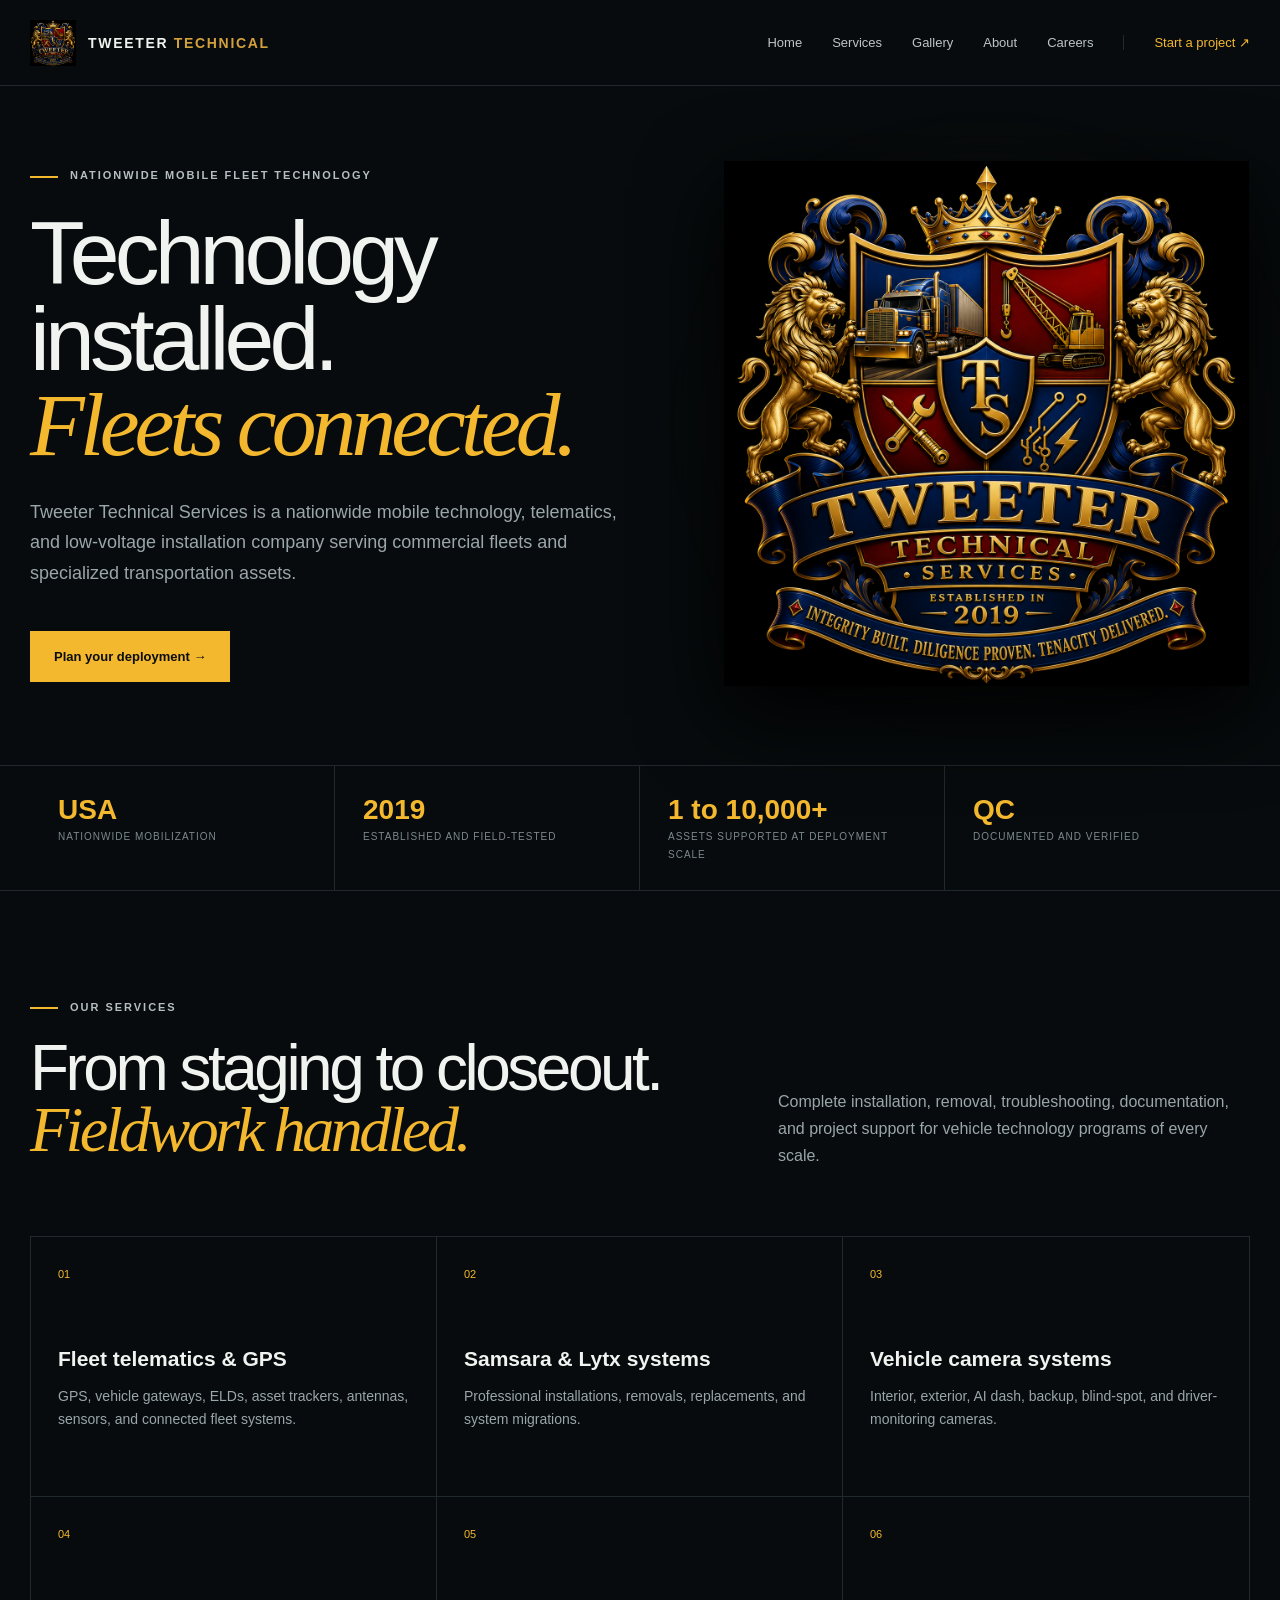
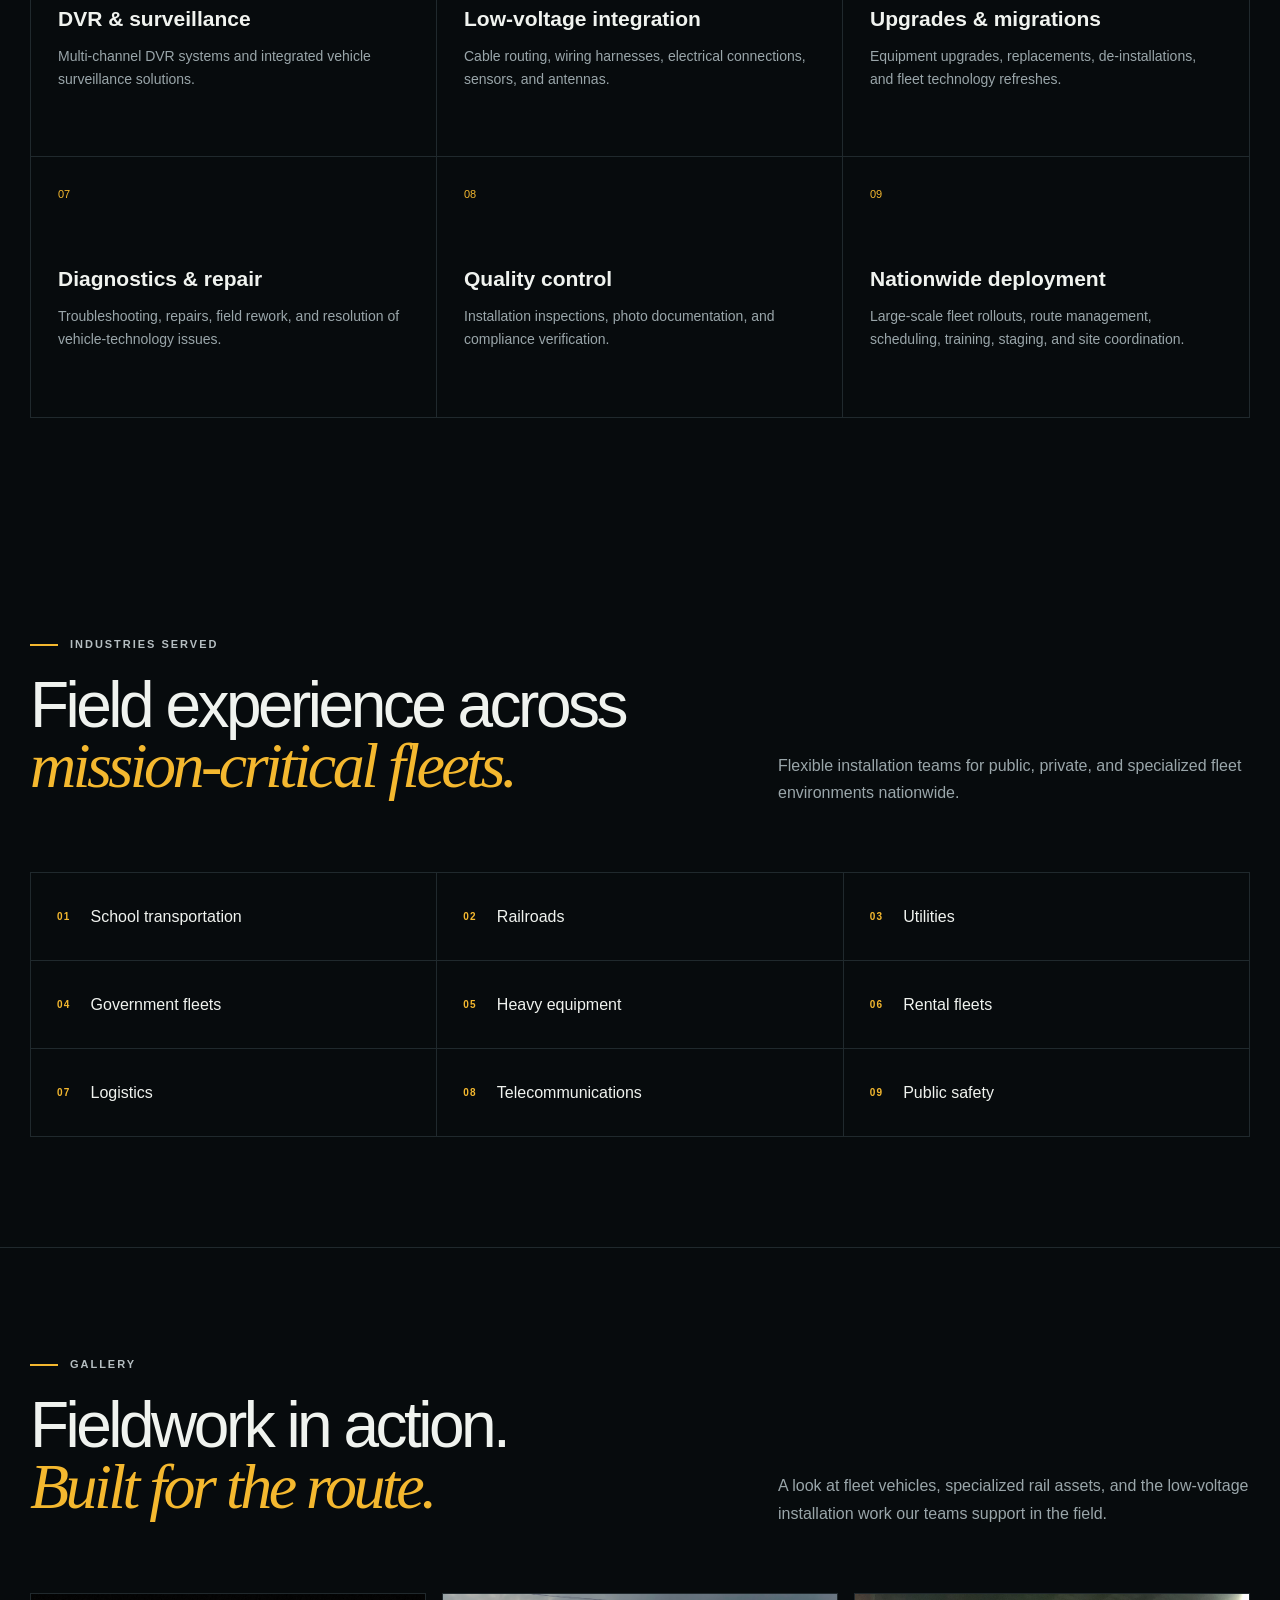
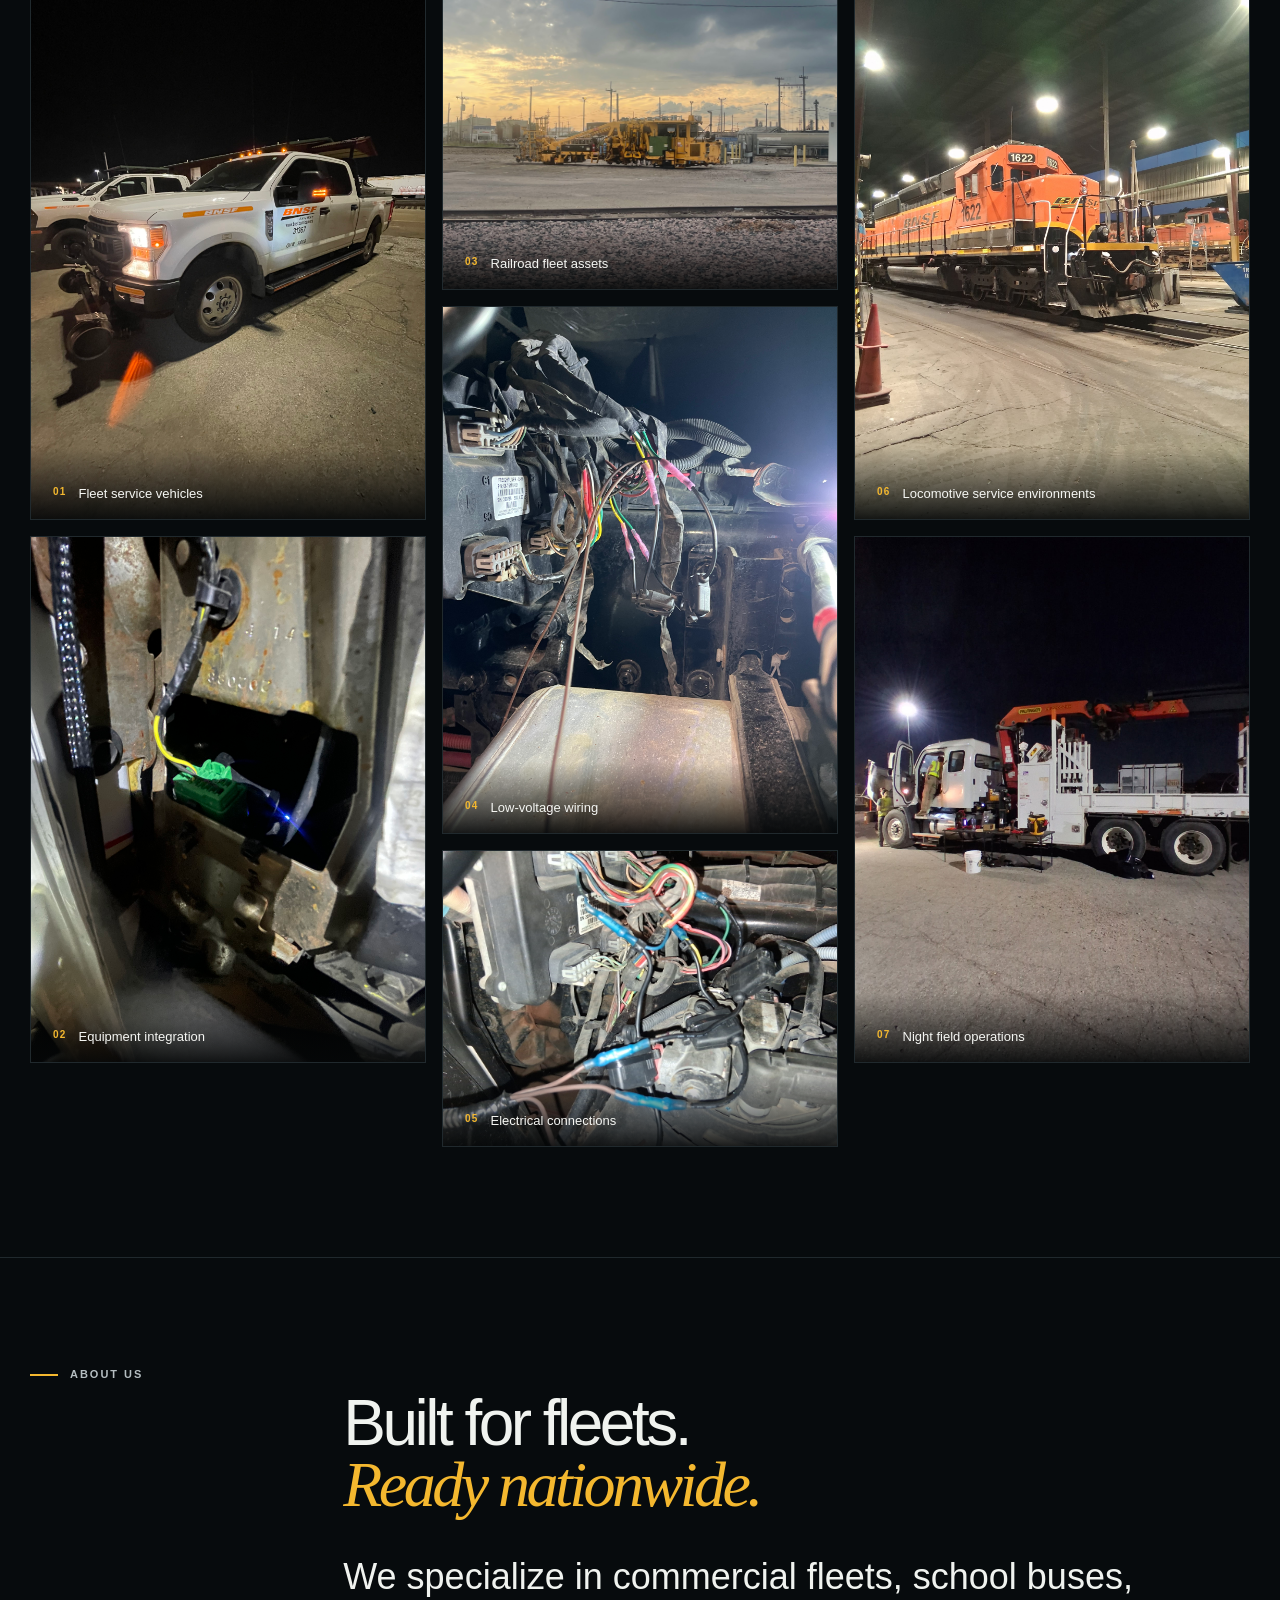
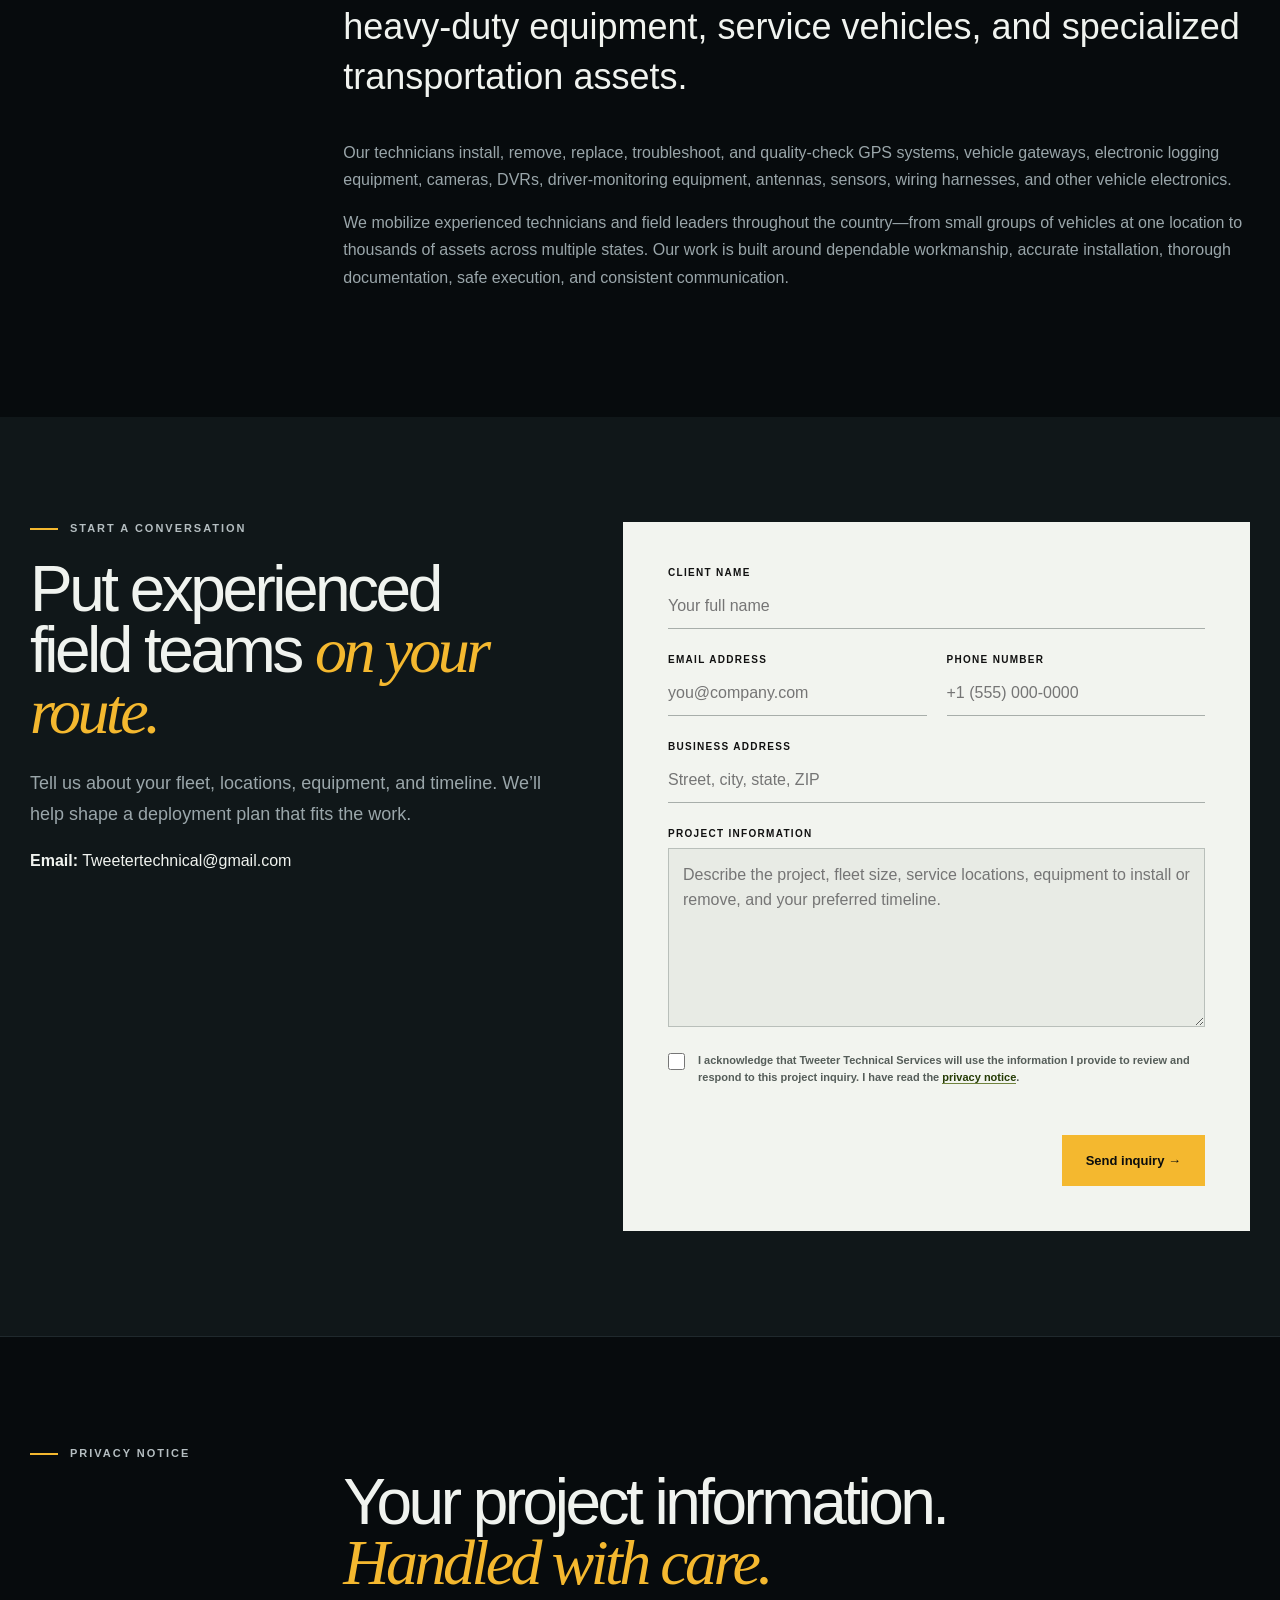
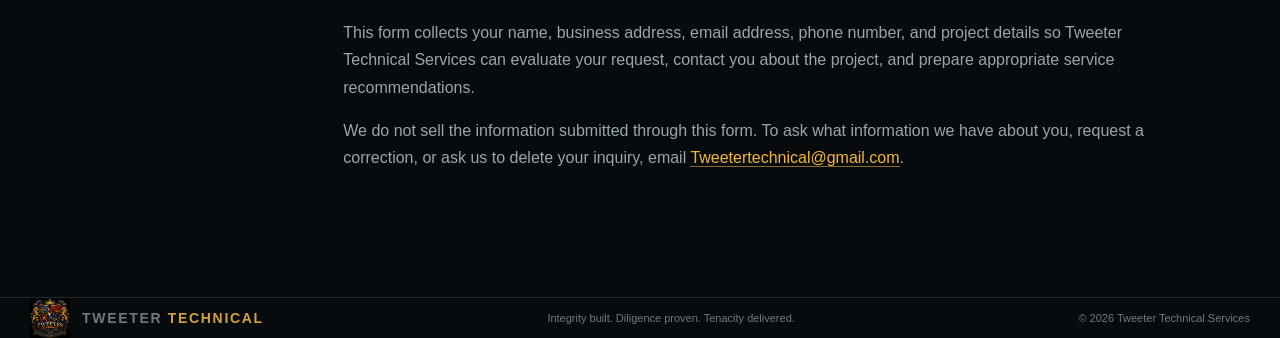
<file: index.html>
<!doctype html>
<html lang="en">
<head>
  <meta charset="utf-8">
  <meta name="viewport" content="width=device-width, initial-scale=1">
  <meta name="description" content="Nationwide mobile fleet technology, telematics, camera, and low-voltage installation services.">
  <title>Tweeter Technical Services</title>
  <link rel="icon" href="public/favicon.svg" type="image/svg+xml">
  <style>
    :root{--ink:#070b0d;--panel:#101719;--line:#20292d;--paper:#f0f3ef;--muted:#9aa6aa;--gold:#f4b82f}*{box-sizing:border-box}html{scroll-behavior:smooth}body{margin:0;background:var(--ink);color:var(--paper);font-family:Arial,Helvetica,sans-serif}a{color:inherit;text-decoration:none}p{line-height:1.7}.wrap{max-width:1280px;margin:auto;padding:0 30px}.nav{height:86px;display:flex;align-items:center;justify-content:space-between;border-bottom:1px solid var(--line)}.brand{display:flex;align-items:center;gap:12px;font-size:14px;font-weight:800;letter-spacing:.12em}.brand img{width:46px;height:46px;object-fit:contain}.brand b{color:#d3a13c}.links{display:flex;gap:30px;align-items:center;color:#bdc5c7;font-size:13px}.cta{color:var(--gold);border-left:1px solid var(--line);padding-left:30px}.hero{min-height:650px;display:grid;grid-template-columns:1.1fr .9fr;align-items:center;gap:50px;padding-top:75px;padding-bottom:75px}.eyebrow{color:#b5bec1;text-transform:uppercase;letter-spacing:.18em;font-size:11px;font-weight:700}.eyebrow:before{content:"";display:inline-block;width:28px;height:2px;margin-right:12px;background:var(--gold);vertical-align:middle}h1,h2{font-weight:500;letter-spacing:-.055em;line-height:.95}h1{font-size:clamp(56px,7vw,100px);margin:30px 0}h2{font-size:clamp(40px,5vw,66px);margin:25px 0}em{font-family:Georgia,serif;font-weight:400;color:var(--gold)}.lede{max-width:590px;color:var(--muted);font-size:18px}.button{display:inline-flex;align-items:center;gap:28px;background:var(--gold);color:#0b0d0e;font-weight:700;font-size:13px;padding:18px 24px;margin-top:24px}.hero-logo{width:100%;max-width:525px;filter:drop-shadow(0 28px 42px #000);position:relative;z-index:1}.logo-stage{position:relative;text-align:center}.logo-stage:before{content:"";position:absolute;inset:15%;background:#c88b2735;filter:blur(65px);border-radius:50%}.proof{border-block:1px solid var(--line);display:grid;grid-template-columns:repeat(4,1fr)}.proof div{padding:28px;border-right:1px solid var(--line)}.proof div:last-child{border:0}.proof strong{display:block;color:var(--gold);font-size:28px}.proof span{color:#7d898d;font-size:10px;text-transform:uppercase;letter-spacing:.1em}.section{padding-top:110px;padding-bottom:110px}.section-head{display:grid;grid-template-columns:1.2fr .8fr;align-items:end;gap:40px;margin-bottom:50px}.section-head>p,.about p{color:var(--muted)}.services{display:grid;grid-template-columns:repeat(3,1fr);border:1px solid var(--line)}.card{min-height:260px;padding:27px;border-right:1px solid var(--line);border-bottom:1px solid var(--line)}.card:nth-child(3n){border-right:0}.card:nth-last-child(-n+3){border-bottom:0}.card span{color:var(--gold);font-size:11px}.card h3{margin:65px 0 14px;font-size:21px}.card p{color:var(--muted);font-size:14px}.about{display:grid;grid-template-columns:.45fr 1.55fr;gap:50px;border-top:1px solid var(--line)}.about .large{color:var(--paper);font-size:clamp(23px,3vw,36px);line-height:1.4}.onboard{background:var(--panel);padding-block:105px}.onboard-grid{display:grid;grid-template-columns:.9fr 1.1fr;gap:80px}.form-box{background:#f2f4ef;color:#111;padding:45px}form{display:grid;grid-template-columns:1fr 1fr;gap:25px 20px}.field{display:flex;flex-direction:column;gap:9px}.full{grid-column:1/-1}label{font-size:10px;font-weight:700;text-transform:uppercase;letter-spacing:.13em}input,textarea{font:inherit}input{background:transparent;border:0;border-bottom:1px solid #a8aeaa;padding:10px 0 13px;outline:0}input:focus{border-color:#8c6811}textarea{background:#e8ebe5;border:1px solid #b9bfba;padding:14px;outline:0;resize:vertical;line-height:1.55;min-height:140px}textarea:focus{border-color:#8c6811;box-shadow:0 0 0 2px #8c681122}.submit{border:0;cursor:pointer;justify-self:end}.success{display:none;min-height:330px;align-content:center}.success h3{font-size:30px;margin-bottom:10px}.success p{color:#636a66}footer{display:flex;justify-content:space-between;align-items:center;gap:30px;padding-block:40px;color:#6f7a7e;font-size:11px}.small-logo{width:40px!important;height:40px!important}@media(max-width:850px){.hero,.section-head,.about,.onboard-grid{grid-template-columns:1fr}.links a:not(.cta){display:none}.services{grid-template-columns:repeat(2,1fr)}.card:nth-child(n){border-right:1px solid var(--line);border-bottom:1px solid var(--line)}.card:nth-child(2n){border-right:0}.card:nth-last-child(-n+2){border-bottom:0}.proof{grid-template-columns:1fr 1fr}.proof div:nth-child(2n){border-right:0}.proof div:nth-child(-n+2){border-bottom:1px solid var(--line)}}@media(max-width:560px){.wrap{padding-inline:20px}.nav{height:72px}.brand span{font-size:11px}.cta{padding-left:14px}.hero{min-height:auto}.services,.proof,form{grid-template-columns:1fr}.card:nth-child(n),.proof div:nth-child(n){border-right:0;border-bottom:1px solid var(--line)}.card:last-child,.proof div:last-child{border-bottom:0}.form-box{padding:28px 22px}.field{grid-column:1}footer{align-items:flex-start;flex-direction:column}}
  </style>
  <style>@media(max-width:850px){.links .keep-mobile{display:inline!important}}</style>
  <style>
    .industry-grid{display:grid;grid-template-columns:repeat(3,1fr);border-top:1px solid var(--line);border-left:1px solid var(--line)}.industry-grid div{min-height:88px;display:flex;align-items:center;gap:20px;padding:22px 26px;border-right:1px solid var(--line);border-bottom:1px solid var(--line)}.industry-grid b{color:var(--gold);font-size:10px;letter-spacing:.12em}@media(max-width:850px){.industry-grid{grid-template-columns:repeat(2,1fr)}}@media(max-width:560px){.industry-grid{grid-template-columns:1fr}}
  </style>
  <style>
    .privacy-check{display:grid;grid-template-columns:18px 1fr;gap:12px;align-items:start;color:#555d59;font-size:11px;line-height:1.55;text-transform:none;letter-spacing:0;cursor:pointer}.privacy-check input{width:17px;height:17px;margin:1px 0 0;accent-color:#8c6811}.privacy-check a{color:#253b05;font-weight:700;border-bottom:1px solid #70833e}.privacy-notice{display:grid;grid-template-columns:.45fr 1.55fr;gap:50px;border-top:1px solid var(--line);border-bottom:1px solid var(--line)}.privacy-notice>div:last-child{max-width:820px}.privacy-notice p{color:var(--muted)}.privacy-notice a{color:var(--gold);border-bottom:1px solid #8b6b29}@media(max-width:560px){.privacy-notice{grid-template-columns:1fr;gap:35px}}
  </style>
  <style>
    .gallery{border-top:1px solid var(--line)}.gallery-grid{columns:3 300px;column-gap:16px}.gallery-grid figure{position:relative;width:100%;margin:0 0 16px;overflow:hidden;background:var(--panel);border:1px solid var(--line);break-inside:avoid}.gallery-grid img{width:100%;height:auto;display:block;transition:transform .45s ease}.gallery-grid figure:hover img{transform:scale(1.025)}.gallery-grid figcaption{position:absolute;inset:auto 0 0;padding:38px 22px 18px;display:flex;gap:12px;color:#f5f6f3;font-size:13px;background:linear-gradient(transparent,#050708e8)}.gallery-grid figcaption b{color:var(--gold);font-size:10px;letter-spacing:.12em}@media(max-width:850px){.gallery-grid{columns:2 280px}}@media(max-width:560px){.gallery-grid{columns:1}}
  </style>
  </head>
<body>
  <header class="wrap nav" id="top">
    <a class="brand" href="#top"><img src="public/tweeter-technical-logo.png" alt=""><span>TWEETER <b>TECHNICAL</b></span></a>
    <nav class="links" aria-label="Main navigation"><a class="keep-mobile" href="#top">Home</a><a href="#services">Services</a><a href="#gallery">Gallery</a><a href="#about">About</a><a class="keep-mobile" href="careers.html">Careers</a><a class="cta" href="#onboard">Start a project ↗</a></nav>
  </header>

  <main>
    <section class="wrap hero">
      <div><div class="eyebrow">Nationwide mobile fleet technology</div><h1>Technology installed.<br><em>Fleets connected.</em></h1><p class="lede">Tweeter Technical Services is a nationwide mobile technology, telematics, and low-voltage installation company serving commercial fleets and specialized transportation assets.</p><a class="button" href="#onboard">Plan your deployment →</a></div>
      <div class="logo-stage"><img class="hero-logo" src="public/tweeter-technical-logo.png" alt="Tweeter Technical Services crest"></div>
    </section>

    <div class="wrap proof"><div><strong>USA</strong><span>Nationwide mobilization</span></div><div><strong>2019</strong><span>Established and field-tested</span></div><div><strong>1 to 10,000+</strong><span>Assets supported at deployment scale</span></div><div><strong>QC</strong><span>Documented and verified</span></div></div>

    <section class="wrap section" id="services">
      <div class="section-head"><div><div class="eyebrow">Our services</div><h2>From staging to closeout.<br><em>Fieldwork handled.</em></h2></div><p>Complete installation, removal, troubleshooting, documentation, and project support for vehicle technology programs of every scale.</p></div>
      <div class="services">
        <article class="card"><span>01</span><h3>Fleet telematics &amp; GPS</h3><p>GPS, vehicle gateways, ELDs, asset trackers, antennas, sensors, and connected fleet systems.</p></article>
        <article class="card"><span>02</span><h3>Samsara &amp; Lytx systems</h3><p>Professional installations, removals, replacements, and system migrations.</p></article>
        <article class="card"><span>03</span><h3>Vehicle camera systems</h3><p>Interior, exterior, AI dash, backup, blind-spot, and driver-monitoring cameras.</p></article>
        <article class="card"><span>04</span><h3>DVR &amp; surveillance</h3><p>Multi-channel DVR systems and integrated vehicle surveillance solutions.</p></article>
        <article class="card"><span>05</span><h3>Low-voltage integration</h3><p>Cable routing, wiring harnesses, electrical connections, sensors, and antennas.</p></article>
        <article class="card"><span>06</span><h3>Upgrades &amp; migrations</h3><p>Equipment upgrades, replacements, de-installations, and fleet technology refreshes.</p></article>
        <article class="card"><span>07</span><h3>Diagnostics &amp; repair</h3><p>Troubleshooting, repairs, field rework, and resolution of vehicle-technology issues.</p></article>
        <article class="card"><span>08</span><h3>Quality control</h3><p>Installation inspections, photo documentation, and compliance verification.</p></article>
        <article class="card"><span>09</span><h3>Nationwide deployment</h3><p>Large-scale fleet rollouts, route management, scheduling, training, staging, and site coordination.</p></article>
      </div>
    </section>

    <section class="wrap section" id="industries">
      <div class="section-head"><div><div class="eyebrow">Industries served</div><h2>Field experience across<br><em>mission-critical fleets.</em></h2></div><p>Flexible installation teams for public, private, and specialized fleet environments nationwide.</p></div>
      <div class="industry-grid"><div><b>01</b>School transportation</div><div><b>02</b>Railroads</div><div><b>03</b>Utilities</div><div><b>04</b>Government fleets</div><div><b>05</b>Heavy equipment</div><div><b>06</b>Rental fleets</div><div><b>07</b>Logistics</div><div><b>08</b>Telecommunications</div><div><b>09</b>Public safety</div></div>
    </section>

    <section class="wrap section gallery" id="gallery">
      <div class="section-head"><div><div class="eyebrow">Gallery</div><h2>Fieldwork in action.<br><em>Built for the route.</em></h2></div><p>A look at fleet vehicles, specialized rail assets, and the low-voltage installation work our teams support in the field.</p></div>
      <div class="gallery-grid"><figure><img src="public/gallery-fleet-truck.jpg" alt="Commercial railroad fleet service truck at a nighttime work site"><figcaption><b>01</b>Fleet service vehicles</figcaption></figure><figure><img src="public/gallery-installed-module.jpg" alt="Installed electronic module and wiring inside a fleet vehicle"><figcaption><b>02</b>Equipment integration</figcaption></figure><figure><img src="public/gallery-rail-equipment.jpg" alt="Specialized railroad maintenance equipment at a rail facility"><figcaption><b>03</b>Railroad fleet assets</figcaption></figure><figure><img src="public/gallery-vehicle-wiring.jpg" alt="Low-voltage wiring connections inside a heavy-duty vehicle"><figcaption><b>04</b>Low-voltage wiring</figcaption></figure><figure><img src="public/gallery-wiring-detail.jpg" alt="Detailed vehicle wiring and electrical connections"><figcaption><b>05</b>Electrical connections</figcaption></figure><figure><img src="public/gallery-locomotive.jpg" alt="Orange freight locomotive inside a railroad service facility"><figcaption><b>06</b>Locomotive service environments</figcaption></figure><figure><img src="public/gallery-night-field-service.jpg" alt="Technicians working beside a heavy-duty service truck at night"><figcaption><b>07</b>Night field operations</figcaption></figure></div>
    </section>

    <section class="wrap section about" id="about"><div class="eyebrow">About us</div><div><h2>Built for fleets.<br><em>Ready nationwide.</em></h2><p class="large">We specialize in commercial fleets, school buses, heavy-duty equipment, service vehicles, and specialized transportation assets.</p><p>Our technicians install, remove, replace, troubleshoot, and quality-check GPS systems, vehicle gateways, electronic logging equipment, cameras, DVRs, driver-monitoring equipment, antennas, sensors, wiring harnesses, and other vehicle electronics.</p><p>We mobilize experienced technicians and field leaders throughout the country—from small groups of vehicles at one location to thousands of assets across multiple states. Our work is built around dependable workmanship, accurate installation, thorough documentation, safe execution, and consistent communication.</p></div></section>

    <section class="onboard" id="onboard"><div class="wrap onboard-grid"><div><div class="eyebrow">Start a conversation</div><h2>Put experienced field teams <em>on your route.</em></h2><p class="lede">Tell us about your fleet, locations, equipment, and timeline. We’ll help shape a deployment plan that fits the work.</p><p><strong>Email:</strong> <a href="mailto:Tweetertechnical@gmail.com">Tweetertechnical@gmail.com</a></p></div><div class="form-box"><form id="client-form"><div class="field full"><label for="name">Client name</label><input id="name" name="name" autocomplete="name" required placeholder="Your full name"></div><div class="field"><label for="email">Email address</label><input id="email" name="email" type="email" autocomplete="email" required placeholder="you@company.com"></div><div class="field"><label for="phone">Phone number</label><input id="phone" name="phone" type="tel" autocomplete="tel" required placeholder="+1 (555) 000-0000"></div><div class="field full"><label for="address">Business address</label><input id="address" name="address" autocomplete="street-address" required placeholder="Street, city, state, ZIP"></div><div class="field full"><label for="project-information">Project information</label><textarea id="project-information" name="projectInformation" rows="6" required placeholder="Describe the project, fleet size, service locations, equipment to install or remove, and your preferred timeline."></textarea></div><label class="privacy-check full" for="privacy-acknowledgment"><input id="privacy-acknowledgment" name="privacyAcknowledgment" type="checkbox" required><span>I acknowledge that Tweeter Technical Services will use the information I provide to review and respond to this project inquiry. I have read the <a href="#privacy">privacy notice</a>.</span></label><button class="button submit full" type="submit">Send inquiry →</button></form><div class="success" id="success" role="status"><h3>Thank you. We’re on it.</h3><p>Your information has been recorded. A Tweeter Technical advisor will contact you within one business day.</p></div></div></div></section>
  </main>

  <section class="wrap section privacy-notice" id="privacy" aria-labelledby="privacy-title"><div class="eyebrow">Privacy notice</div><div><h2 id="privacy-title">Your project information.<br><em>Handled with care.</em></h2><p>This form collects your name, business address, email address, phone number, and project details so Tweeter Technical Services can evaluate your request, contact you about the project, and prepare appropriate service recommendations.</p><p>We do not sell the information submitted through this form. To ask what information we have about you, request a correction, or ask us to delete your inquiry, email <a href="mailto:Tweetertechnical@gmail.com">Tweetertechnical@gmail.com</a>.</p></div></section>

  <footer class="wrap"><a class="brand" href="#top"><img class="small-logo" src="public/tweeter-technical-logo.png" alt=""><span>TWEETER <b>TECHNICAL</b></span></a><span>Integrity built. Diligence proven. Tenacity delivered.</span><span>© 2026 Tweeter Technical Services</span></footer>
  <script>
    document.getElementById('client-form').addEventListener('submit', function (event) {
      event.preventDefault();
      this.reset();
      this.style.display = 'none';
      document.getElementById('success').style.display = 'grid';
    });
  </script>
</body>
</html>
</file>
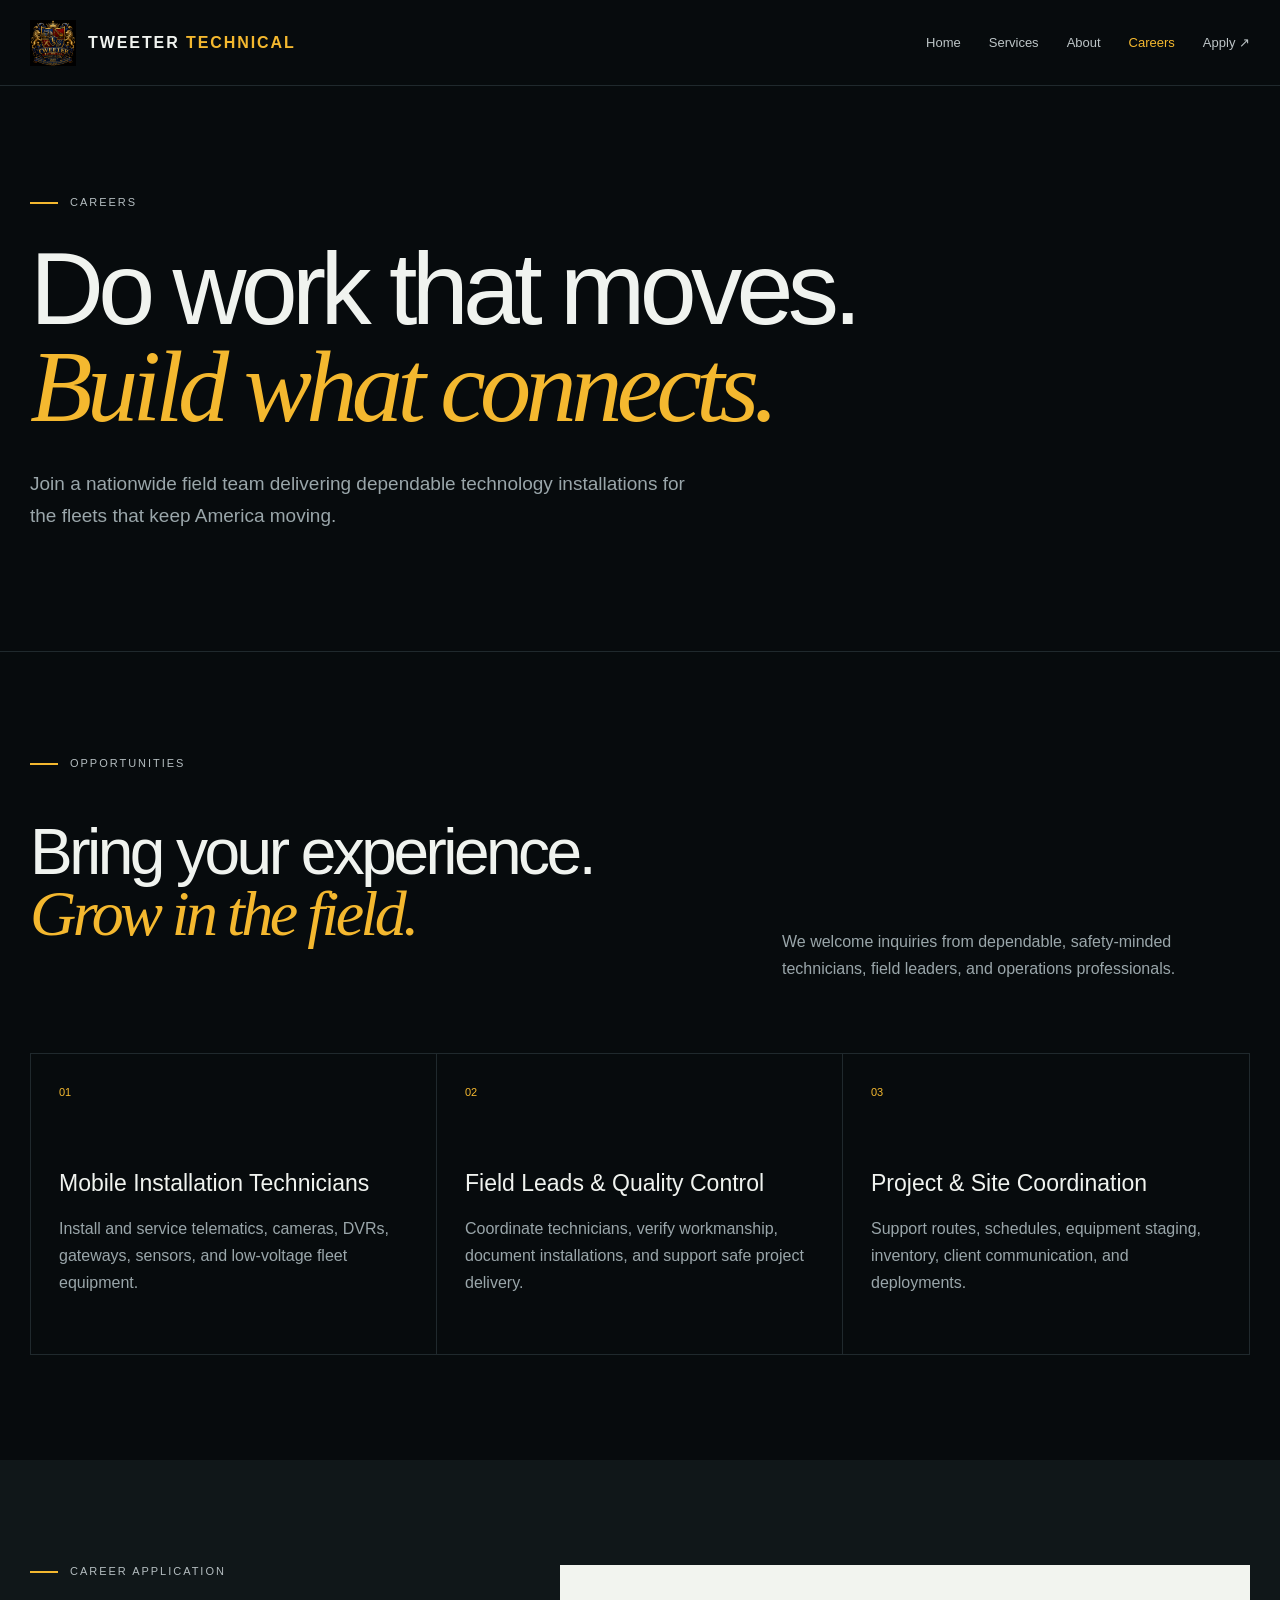
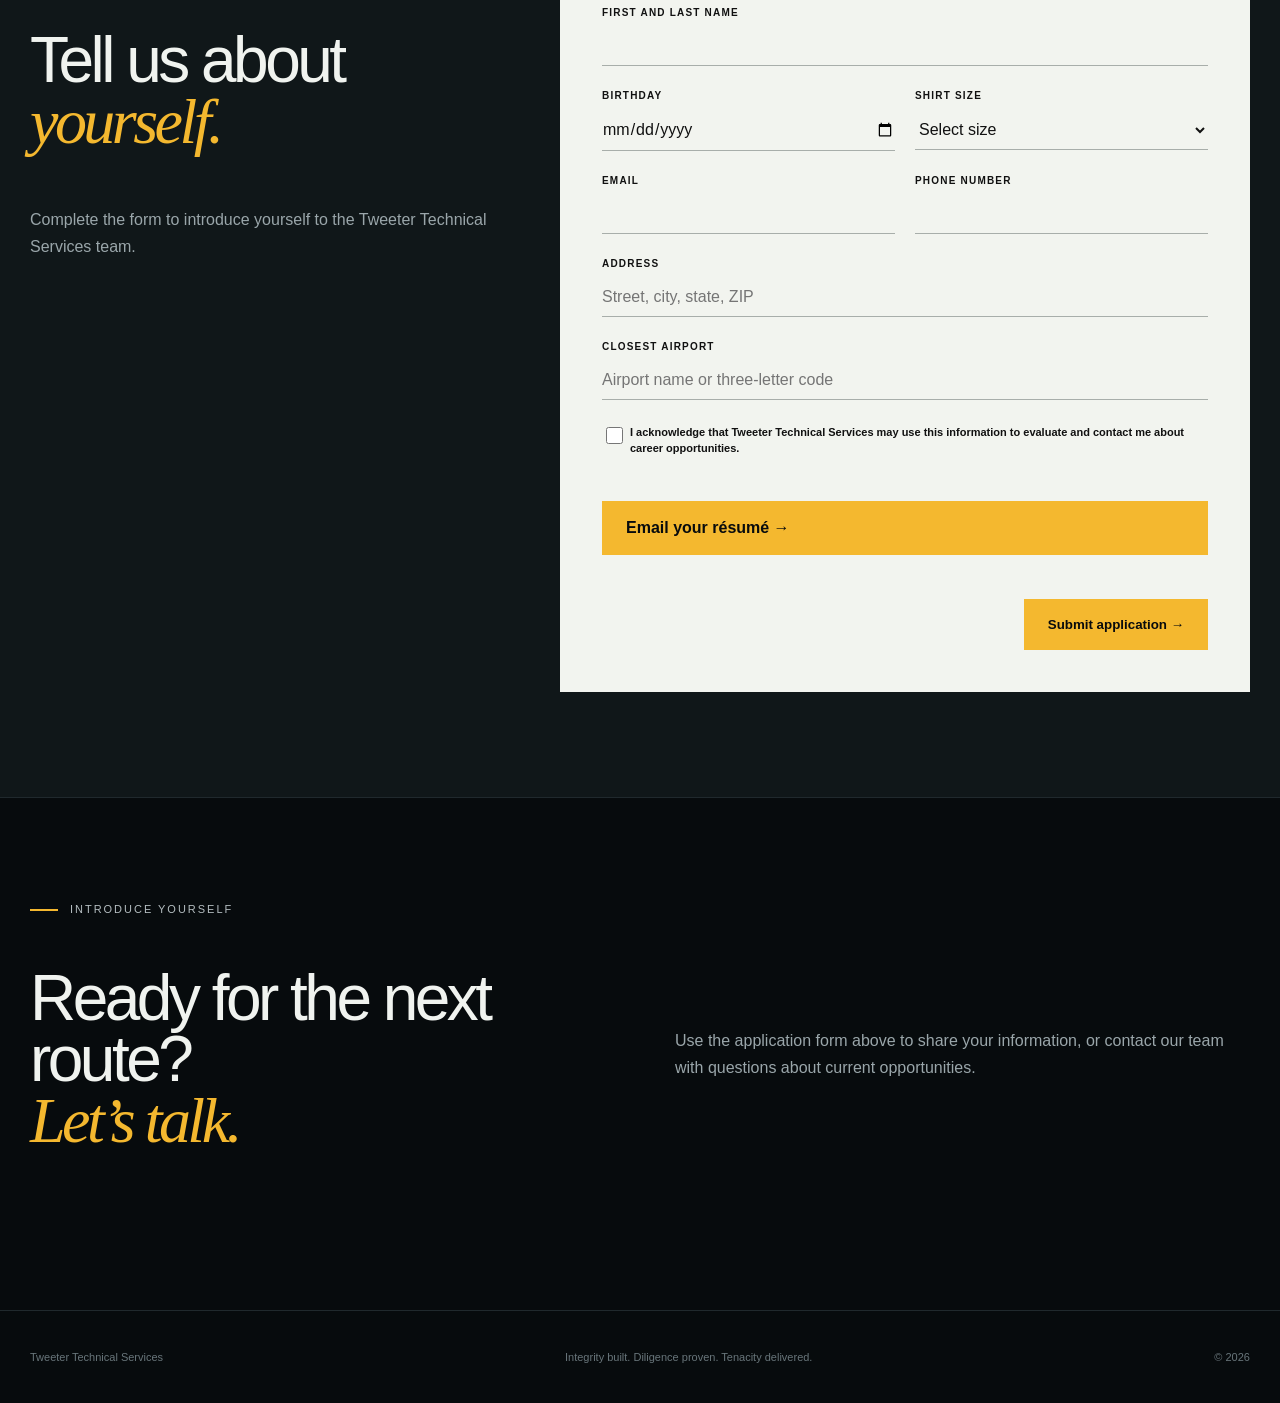
<file: careers.html>
<!doctype html>
<html lang="en"><head><meta charset="utf-8"><meta name="viewport" content="width=device-width,initial-scale=1"><title>Careers | Tweeter Technical Services</title>
<style>
:root{--ink:#070b0d;--line:#20292d;--paper:#f0f3ef;--muted:#9aa6aa;--gold:#f4b82f}*{box-sizing:border-box}body{margin:0;background:var(--ink);color:var(--paper);font-family:Arial,sans-serif}a{color:inherit;text-decoration:none}.wrap{max-width:1280px;margin:auto;padding-left:30px;padding-right:30px}.nav{height:86px;display:flex;align-items:center;justify-content:space-between;border-bottom:1px solid var(--line)}.brand{display:flex;align-items:center;gap:12px;font-weight:800;letter-spacing:.12em}.brand img{width:46px;height:46px;object-fit:contain}.brand b,.active,em{color:var(--gold)}.links{display:flex;gap:28px;align-items:center;color:#bdc5c7;font-size:13px}.hero{padding-top:110px;padding-bottom:100px;border-bottom:1px solid var(--line)}.eyebrow{text-transform:uppercase;letter-spacing:.18em;font-size:11px;color:#b5bec1}.eyebrow:before{content:"";display:inline-block;width:28px;height:2px;background:var(--gold);margin-right:12px;vertical-align:middle}h1,h2{font-weight:500;letter-spacing:-.055em;line-height:.95}h1{font-size:clamp(58px,8vw,105px);margin:32px 0}h2{font-size:clamp(42px,5vw,68px)}em{font-family:Georgia,serif;font-weight:400}.lede,.copy,.card p{color:var(--muted);line-height:1.7}.lede{max-width:680px;font-size:19px}.section{padding-top:105px;padding-bottom:105px}.section-head{display:grid;grid-template-columns:1.2fr .8fr;gap:50px;align-items:end}.grid{display:grid;grid-template-columns:repeat(3,1fr);border:1px solid var(--line);margin-top:55px}.card{min-height:300px;padding:28px;border-right:1px solid var(--line)}.card:last-child{border:0}.card span{color:var(--gold);font-size:11px}.card h3{font-size:23px;font-weight:500;margin:70px 0 18px}.cta-section{border-top:1px solid var(--line);display:grid;grid-template-columns:1fr 1fr;gap:70px;align-items:center}.button{display:inline-flex;background:var(--gold);color:#080b0d;font-weight:700;padding:18px 24px;margin-top:20px}.application{background:#101719;max-width:none;padding-left:max(30px,calc((100vw - 1220px)/2));padding-right:max(30px,calc((100vw - 1220px)/2));display:grid;grid-template-columns:.8fr 1.2fr;gap:70px}.form-box{background:#f2f4ef;color:#111;padding:42px;display:grid;grid-template-columns:1fr 1fr;gap:24px 20px}.field{display:flex;flex-direction:column;gap:9px}.full{grid-column:1/-1}label{font-size:10px;font-weight:700;text-transform:uppercase;letter-spacing:.12em}input,select{font:inherit;background:transparent;border:0;border-bottom:1px solid #a8aeaa;padding:10px 0;color:#111}.check{display:grid;grid-template-columns:18px 1fr;gap:10px;font-size:11px;line-height:1.5;text-transform:none;letter-spacing:0}.check input{width:17px;height:17px}.submit{border:0;cursor:pointer;justify-self:end}footer{display:flex;justify-content:space-between;gap:25px;padding-top:40px;padding-bottom:40px;border-top:1px solid var(--line);color:#68757a;font-size:11px}@media(max-width:700px){.links a:not(.active){display:none}.section-head,.grid,.cta-section,.application,.form-box{grid-template-columns:1fr}.card{border-right:0;border-bottom:1px solid var(--line)}.card:last-child{border-bottom:0}.wrap,.application{padding-left:20px;padding-right:20px}.form-box{padding:28px 22px}.field,.full{grid-column:1}footer{flex-direction:column}}
</style><style>@media(max-width:700px){.links .keep-mobile{display:inline!important}}</style></head><body>
<header class="wrap nav"><a class="brand" href="index.html"><img src="public/tweeter-technical-logo.png" alt=""><span>TWEETER <b>TECHNICAL</b></span></a><nav class="links"><a class="keep-mobile" href="index.html">Home</a><a href="index.html#services">Services</a><a href="index.html#about">About</a><a class="active keep-mobile" href="careers.html">Careers</a><a href="#apply">Apply ↗</a></nav></header>
<main>
<section class="wrap hero"><div class="eyebrow">Careers</div><h1>Do work that moves.<br><em>Build what connects.</em></h1><p class="lede">Join a nationwide field team delivering dependable technology installations for the fleets that keep America moving.</p></section>
<section class="wrap section"><div class="section-head"><div><div class="eyebrow">Opportunities</div><h2>Bring your experience.<br><em>Grow in the field.</em></h2></div><p class="copy">We welcome inquiries from dependable, safety-minded technicians, field leaders, and operations professionals.</p></div><div class="grid"><article class="card"><span>01</span><h3>Mobile Installation Technicians</h3><p>Install and service telematics, cameras, DVRs, gateways, sensors, and low-voltage fleet equipment.</p></article><article class="card"><span>02</span><h3>Field Leads &amp; Quality Control</h3><p>Coordinate technicians, verify workmanship, document installations, and support safe project delivery.</p></article><article class="card"><span>03</span><h3>Project &amp; Site Coordination</h3><p>Support routes, schedules, equipment staging, inventory, client communication, and deployments.</p></article></div></section>
<section class="section application" id="apply"><div><div class="eyebrow">Career application</div><h2>Tell us about<br><em>yourself.</em></h2><p class="copy">Complete the form to introduce yourself to the Tweeter Technical Services team.</p></div><form class="form-box" action="mailto:Tweetertechnical@gmail.com" method="post" enctype="text/plain"><div class="field full"><label for="applicant-name">First and last name</label><input id="applicant-name" name="First and last name" autocomplete="name" required></div><div class="field"><label for="birthday">Birthday</label><input id="birthday" name="Birthday" type="date" autocomplete="bday" required></div><div class="field"><label for="shirt-size">Shirt size</label><select id="shirt-size" name="Shirt size" required><option value="">Select size</option><option>XS</option><option>S</option><option>M</option><option>L</option><option>XL</option><option>2XL</option><option>3XL</option><option>4XL</option></select></div><div class="field"><label for="applicant-email">Email</label><input id="applicant-email" name="Email" type="email" autocomplete="email" required></div><div class="field"><label for="applicant-phone">Phone number</label><input id="applicant-phone" name="Phone number" type="tel" autocomplete="tel" required></div><div class="field full"><label for="applicant-address">Address</label><input id="applicant-address" name="Address" autocomplete="street-address" placeholder="Street, city, state, ZIP" required></div><div class="field full"><label for="closest-airport">Closest airport</label><input id="closest-airport" name="Closest airport" placeholder="Airport name or three-letter code" required></div><label class="check full"><input type="checkbox" required><span>I acknowledge that Tweeter Technical Services may use this information to evaluate and contact me about career opportunities.</span></label><a class="button full" href="mailto:Tweetertechnical@gmail.com?subject=Careers%20Inquiry">Email your résumé →</a><button class="button submit full" type="submit">Submit application →</button></form></section>
<section class="wrap section cta-section"><div><div class="eyebrow">Introduce yourself</div><h2>Ready for the next route?<br><em>Let’s talk.</em></h2></div><div><p class="copy">Use the application form above to share your information, or contact our team with questions about current opportunities.</p></div></section>
</main><footer class="wrap"><span>Tweeter Technical Services</span><span>Integrity built. Diligence proven. Tenacity delivered.</span><span>© 2026</span></footer></body></html>
</file>
